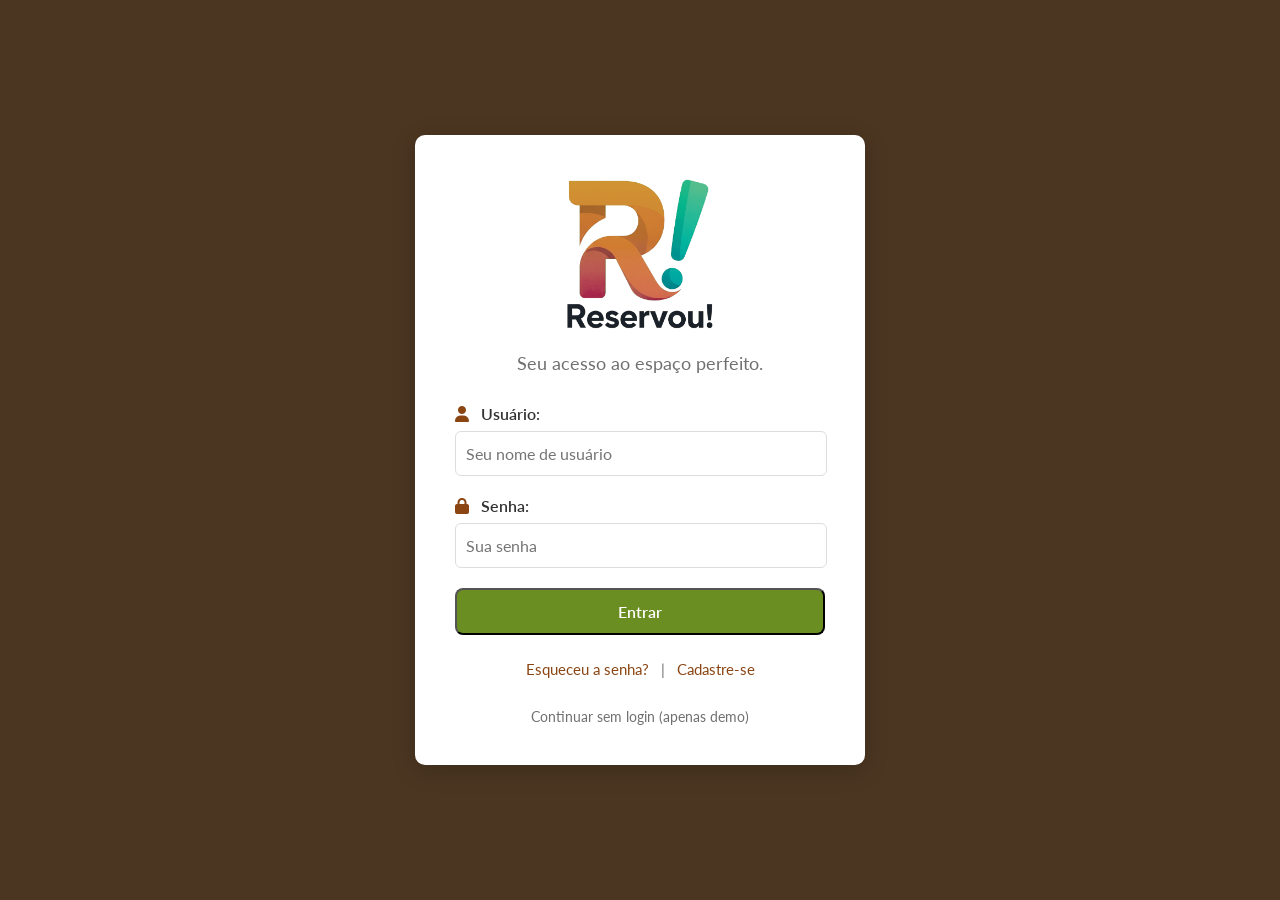
<file: FrontEnd/index.html>
<!DOCTYPE html>
<html lang="pt-BR">
<head>
    <meta charset="UTF-8">
    <meta name="viewport" content="width=device-width, initial-scale=1.0">
    <title>Reservou! - Login</title>
    <link rel="stylesheet" href="Assets/CSS/login.css">
    <link rel="stylesheet" href="Assets/CSS/styles.css">
    <link href="https://fonts.googleapis.com/css2?family=Lato:wght@400;600&family=Montserrat:wght@600;700&display=swap" rel="stylesheet">
    <link rel="stylesheet" href="https://cdnjs.cloudflare.com/ajax/libs/font-awesome/6.5.2/css/all.min.css" integrity="sha512-SnH5WK+bZxgPHs44uWIX+LLJAJ9/2PkPKZ5QiAj6Ta86w+fsb2TkcmfRyVX3pBnMFcV7oQPJkl9QevSCWr3W6A==" crossorigin="anonymous" referrerpolicy="no-referrer" />
</head>
<body class="login-body">
    <div class="login-container">
        <div class="login-card">
            <img class="login-logo" src="Assets/Imagens/Default/reservou-logo.png">
            <p class="login-slogan">Seu acesso ao espaço perfeito.</p>

            <form id="login-form" class="login-form">
                <div class="form-group">
                    <label for="username"><i class="fas fa-user"></i> Usuário:</label>
                    <input type="text" id="username" name="username" placeholder="Seu nome de usuário" required>
                </div>
                <div class="form-group">
                    <label for="password"><i class="fas fa-lock"></i> Senha:</label>
                    <input type="password" id="password" name="password" placeholder="Sua senha" required>
                </div>
                <div id="error-message" class="error-message" style="display: none;"></div>
                <button type="submit" id="login" class="btn-primary login-btn">Entrar</button>
            </form>

            <div class="login-links">
                <a href="#">Esqueceu a senha?</a>
                <span>|</span>
                <a href="cadastro.html">Cadastre-se</a>
            </div>

            <a href="" class="skip-login-btn">Continuar sem login (apenas demo)</a>
        </div>
    </div>

    <script src="Assets/JavaScript/login.js" type="module"></script>
    <script src="Assets/JavaScript/utils.js" type="module"></script>
</body>
</html>
</file>
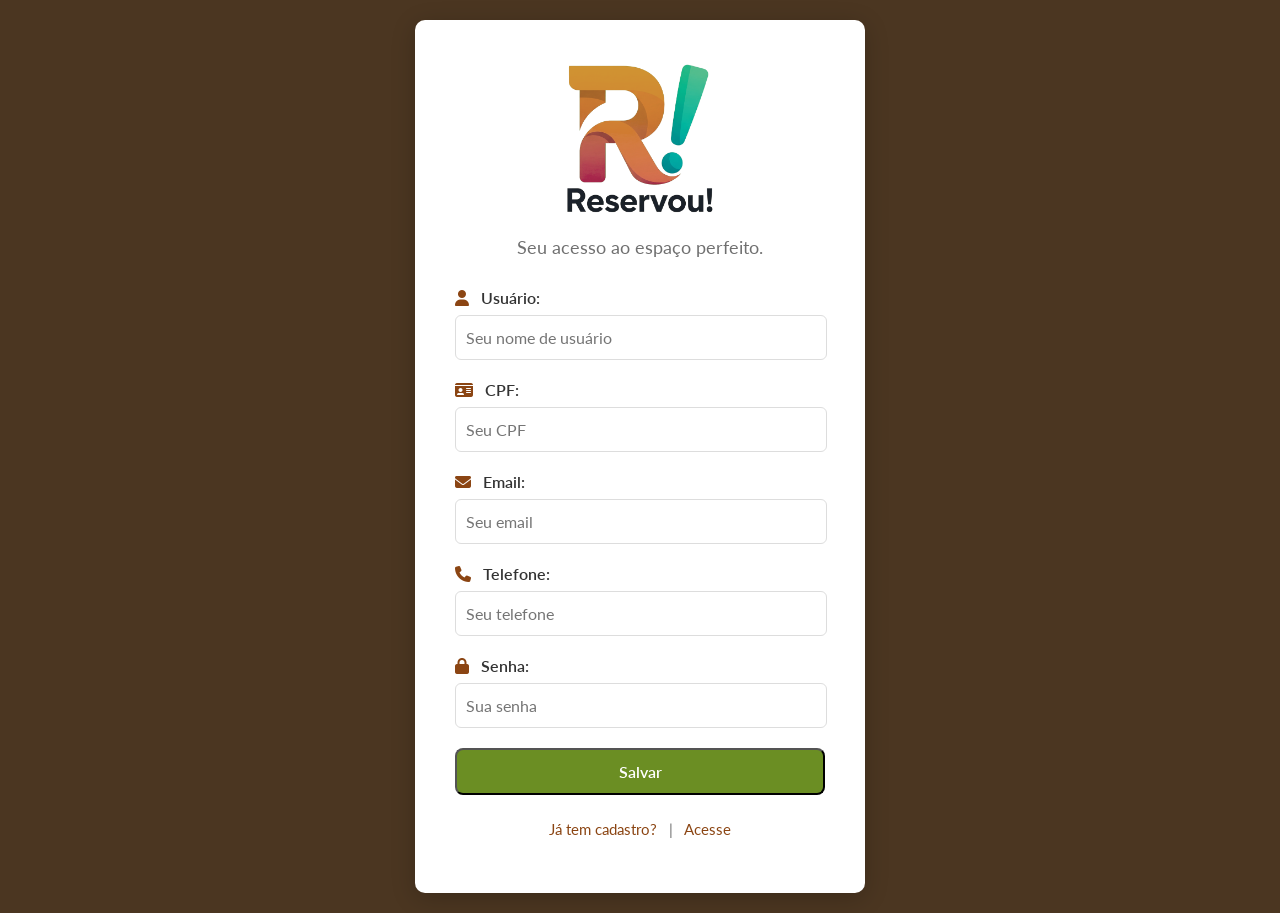
<file: FrontEnd/cadastro.html>
<!DOCTYPE html>
<html lang="pt-BR">
    <head>
    <meta charset="UTF-8">
    <meta name="viewport" content="width=device-width, initial-scale=1.0">
    <title>Reservou! - Cadastro</title>
    <link rel="stylesheet" href="Assets/CSS/cadastro.css">
    <link rel="stylesheet" href="Assets/CSS/styles.css">
    <link href="https://fonts.googleapis.com/css2?family=Lato:wght@400;600&family=Montserrat:wght@600;700&display=swap" rel="stylesheet">
    <link rel="stylesheet" href="https://cdnjs.cloudflare.com/ajax/libs/font-awesome/6.5.2/css/all.min.css" integrity="sha512-SnH5WK+bZxgPHs44uWIX+LLJAJ9/2PkPKZ5QiAj6Ta86w+fsb2TkcmfRyVX3pBnMFcV7oQPJkl9QevSCWr3W6A==" crossorigin="anonymous" referrerpolicy="no-referrer" />
</head>
<body class="cadastro-body">
    <div class="cadastro-container">
        <div class="cadastro-card">
            <img class="img-logo" src="Assets/Imagens/Default/reservou-logo.png">
            <p class="slogan">Seu acesso ao espaço perfeito.</p>

            <form id="cadastro-form" class="cadastro-form">
                <div class="form-group">
                    <label for="username"><i class="fas fa-user"></i> Usuário:</label>
                    <input type="text" id="username" name="username" placeholder="Seu nome de usuário" required>
                </div>
                <div class="form-group">
                    <label for="cpf"><i class="fas fa-id-card"></i> CPF:</label>
                    <input type="text" id="cpf" name="cpf" placeholder="Seu CPF" required>
                </div>
                <div class="form-group">
                    <label for="email"><i class="fas fa-envelope"></i> Email:</label>
                    <input type="text" id="email" name="email" placeholder="Seu email" required>
                </div>
                <div class="form-group">
                    <label for="phone"><i class="fas fa-phone"></i> Telefone:</label>
                    <input type="text" id="phone" name="phone" placeholder="Seu telefone" required>
                </div>
                <div class="form-group">
                    <label for="password"><i class="fas fa-lock"></i> Senha:</label>
                    <input type="password" id="password" name="password" placeholder="Sua senha" required>
                </div>
                <div id="error-message" class="error-message" style="display: none;"></div>
                <div id="success-message" class="success-message" style="display: none;"></div>
                <button type="submit" id="cadastro" class="btn-primary cadastro-btn">Salvar</button>
            </form>

            <div class="cadastro-links">
                <p class="text-style">Já tem cadastro? 
                    <span>|</span>
                    <a href="login.html">Acesse</a>
                </p>
            </div>

        </div>
    </div>
    <script src="Assets/JavaScript/cadastro.js" type="module" ></script>
    <script src="Assets/JavaScript/utils.js" type="module" ></script>
</body>
</html>
</file>
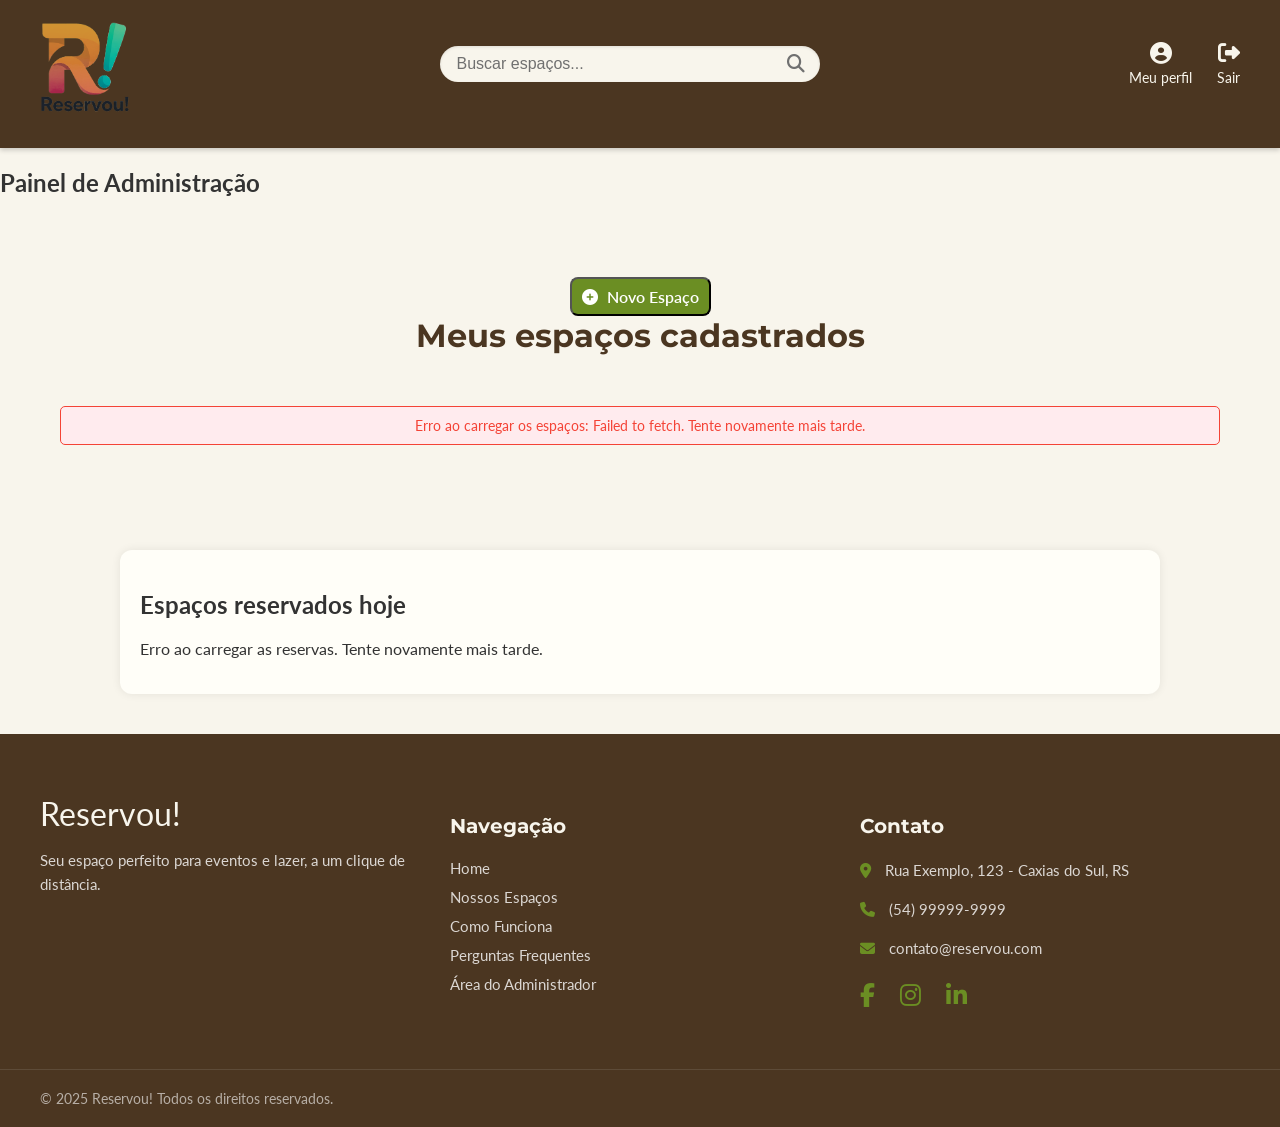
<file: FrontEnd/dashboard.html>
<!DOCTYPE html>
<html lang="pt-BR">

<head>
    <meta charset="UTF-8">
    <meta name="viewport" content="width=device-width, initial-scale=1.0">
    <title>Reservou! - Painel de Administração</title>
    <link rel="stylesheet" href="Assets/CSS/styles.css">
    <link rel="stylesheet" href="Assets/CSS/dashboard.css">
    <link href="https://fonts.googleapis.com/css2?family=Lato:wght@400;600&family=Montserrat:wght@600;700&display=swap"
        rel="stylesheet">
    <link rel="stylesheet" href="https://cdnjs.cloudflare.com/ajax/libs/font-awesome/6.5.2/css/all.min.css"
        integrity="sha512-SnH5WK+bZxgPHs44uWIX+LLJAJ9/2PkPKZ5QiAj6Ta86w+fsb2TkcmfRyVX3pBnMFcV7oQPJkl9QevSCWr3W6A=="
        crossorigin="anonymous" referrerpolicy="no-referrer" />
</head>

<body>
    <div id="header-placeholder"></div>
    <h2>Painel de Administração</h2>
    <main>
        <section class="space-categories">
            <div class="dashboard-container">
                <div>
                    <button class="add-space-button">
                        <a class="dashboard-link" href="newSpace.html"><i class="fas fa-circle-plus"></i>
                            <span>Novo Espaço</span>
                        </a>
                    </button>
                    <h2>Meus espaços cadastrados</h2>
                    <p></p>
                </div>
                <div id="spaces-list-container" class="spaces-grid"></div>
            </div>
        </section>
        <section class="reserves-table-container">
            <h2>Espaços reservados hoje</h2>
            <div id="reserve-list-container" class="reserve-table"></div>
        </section>
    </main>
</body>

<div id="footer-placeholder"></div>
<script src="Assets/JavaScript/loadFooterAndHeader.js"> </script>
<script src="Assets/JavaScript/listSpaces.js"></script>
<script src="Assets/JavaScript/loadTodayReserve.js"></script>

</html>
</file>
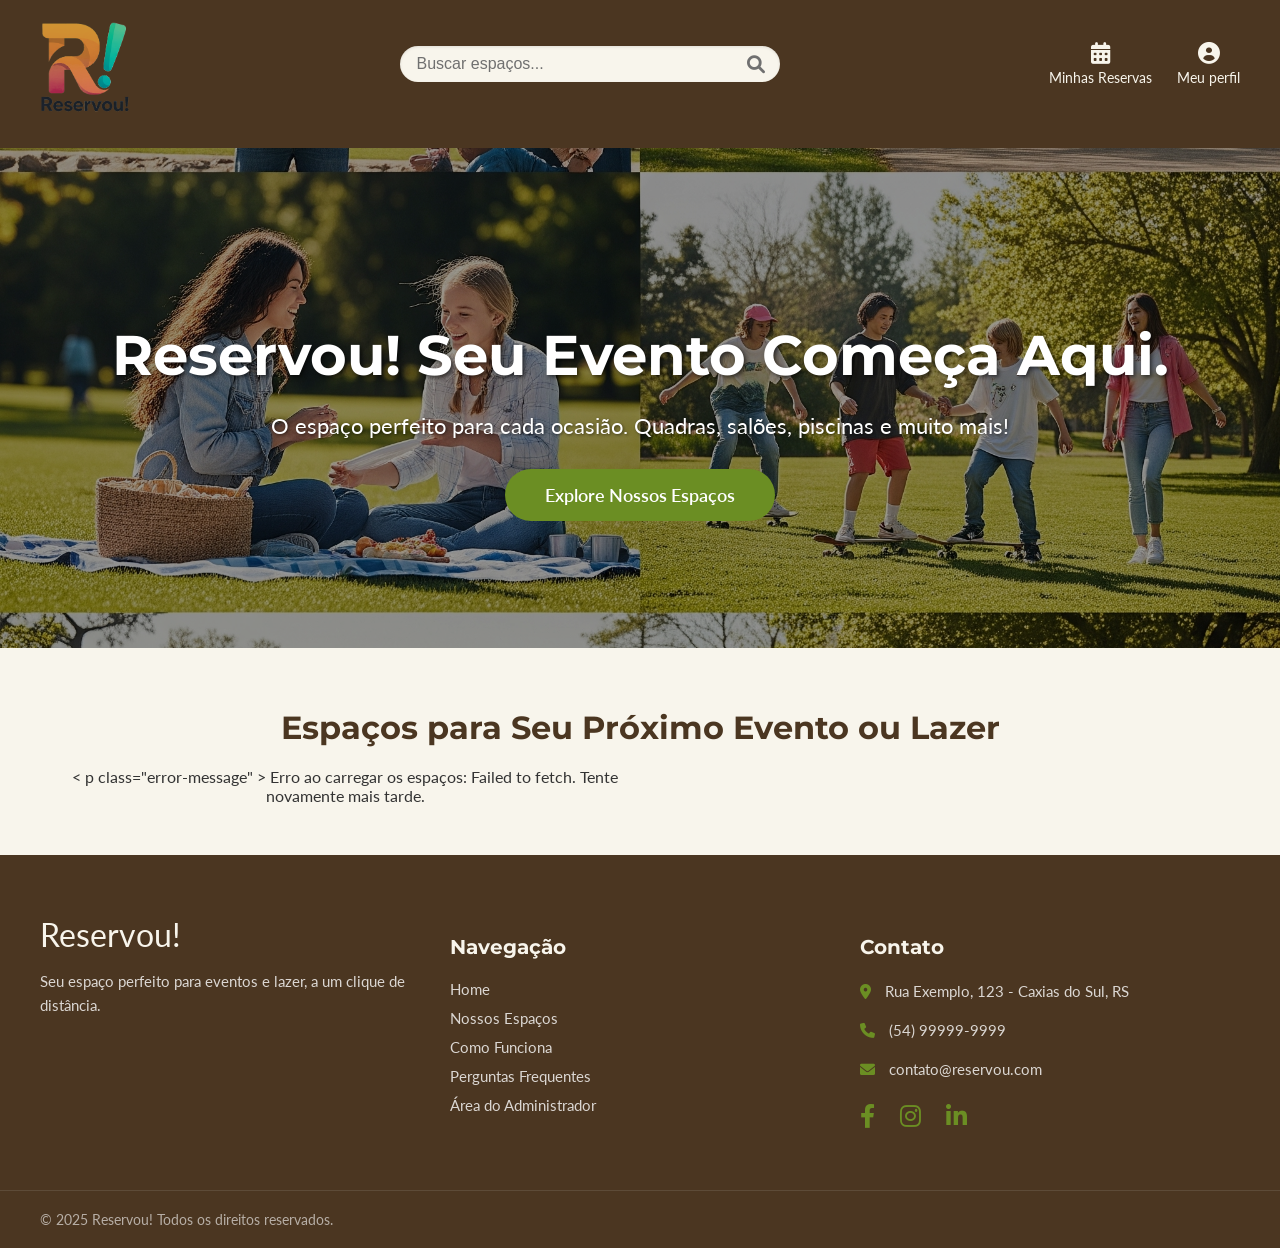
<file: FrontEnd/home.html>
<!DOCTYPE html>
<html lang="pt-BR">

<head>
    <meta charset="UTF-8">
    <meta name="viewport" content="width=device-width, initial-scale=1.0">
    <title>Reservou! - Seu Espaço para Eventos e Lazer</title>
    <link rel="stylesheet" href="Assets/CSS/styles.css">
    <link rel="stylesheet" href="Assets/CSS/dashboard.css">
    <link href="https://fonts.googleapis.com/css2?family=Lato:wght@400;600&family=Montserrat:wght@600;700&display=swap"
        rel="stylesheet">
    <link rel="stylesheet" href="https://cdnjs.cloudflare.com/ajax/libs/font-awesome/6.0.0-beta3/css/all.min.css">
</head>

<body>
    <header class="main-header">
        <div class="header-content container">
            <img class="logo" src="Assets/Imagens/Default/reservou-logo.png">
            <div class="search-bar">
                <input type="text" placeholder="Buscar espaços...">
                <i class="fas fa-search"></i>
            </div>

            <nav class="header-nav">
                <a href="mybookings.html" class="nav-icon"> <i class="fas fa-calendar-alt"></i>
                    <span>Minhas Reservas</span>
                </a>
                <a href="profile.html" class="nav-icon"> <i class="fas fa-user-circle"></i>
                    <span>Meu perfil</span>
                </a>
            </nav>
        </div>
    </header>
    <main>
        <section class="hero-banner"
            style="background-image: url('Assets/Imagens/Default/banner.png'); background-size: cover; background-position: center;">
            <div class="container">
                <h1>Reservou! Seu Evento Começa Aqui.</h1>
                <p>O espaço perfeito para cada ocasião. Quadras, salões, piscinas e muito mais!</p>
                <a href="#featured-spaces-section" class="btn-primary hero-btn">Explore Nossos Espaços</a>
            </div>
        </section>
        <!-- <section class="space-categories">
            <div class="container">
                <h2>Explore Nossos Espaços</h2>
                <div class="categories-grid">
                    <a href="#" class="category-card">
                        <i class="fas fa-basketball-ball"></i>
                        <h3>Quadras Esportivas</h3>
                    </a>
                    <a href="#" class="category-card">
                        <i class="fas fa-champagne-glasses"></i>
                        <h3>Salões de Festas</h3>
                    </a>
                    <a href="#" class="category-card">
                        <i class="fas fa-swimming-pool"></i>
                        <h3>Piscinas</h3>
                    </a>
                    <a href="#" class="category-card">
                        <i class="fas fa-microphone-alt"></i>
                        <h3>Auditórios</h3>
                    </a>
                    <a href="#" class="category-card">
                        <i class="fas fa-campground"></i>
                        <h3>Quiosques & Churrasqueiras</h3>
                    </a>
                    <a href="#" class="category-card">
                        <i class="fas fa-arrow-right"></i>
                        <h3>Ver mais ...</h3>
                    </a>
                </div>
            </div>
        </section> -->

    </main>
    <section class="space-categories">
        <div class="dashboard-container">
            <h2>Espaços para Seu Próximo Evento ou Lazer</h2>
            <div id="spaces-list-container" class="spaces-grid"></div>
        </div>
    </section>

</body>

<div id="footer-placeholder"></div>

<script src="Assets/JavaScript/loadFooterAndHeader.js"></script>
<script src="Assets/JavaScript/listSpacesForReserve.js"></script>

</html>
</file>
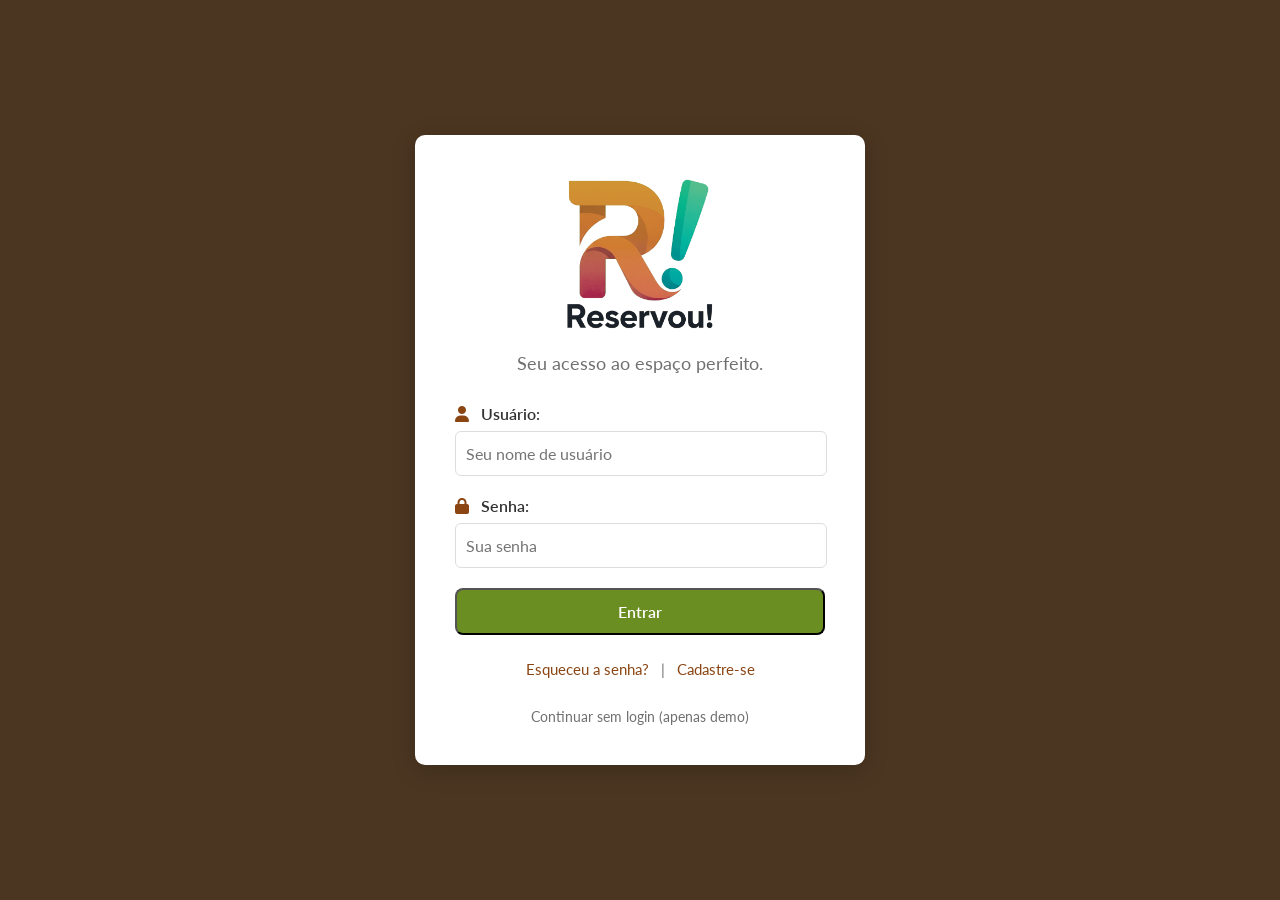
<file: FrontEnd/login.html>
<!DOCTYPE html>
<html lang="pt-BR">

<head>
    <meta charset="UTF-8">
    <meta name="viewport" content="width=device-width, initial-scale=1.0">
    <title>Reservou! - Login</title>
    <link rel="stylesheet" href="Assets/CSS/login.css">
    <link rel="stylesheet" href="Assets/CSS/styles.css">
    <link href="https://fonts.googleapis.com/css2?family=Lato:wght@400;600&family=Montserrat:wght@600;700&display=swap"
        rel="stylesheet">
    <link rel="stylesheet" href="https://cdnjs.cloudflare.com/ajax/libs/font-awesome/6.5.2/css/all.min.css"
        integrity="sha512-SnH5WK+bZxgPHs44uWIX+LLJAJ9/2PkPKZ5QiAj6Ta86w+fsb2TkcmfRyVX3pBnMFcV7oQPJkl9QevSCWr3W6A=="
        crossorigin="anonymous" referrerpolicy="no-referrer" />
</head>

<body class="login-body">
    <div class="login-container">
        <div class="login-card">
            <img class="login-logo" src="Assets/Imagens/Default/reservou-logo.png">
            <p class="login-slogan">Seu acesso ao espaço perfeito.</p>

            <form id="login-form" class="login-form">
                <div class="form-group">
                    <label for="username"><i class="fas fa-user"></i> Usuário:</label>
                    <input type="text" id="username" name="username" placeholder="Seu nome de usuário" required>
                </div>
                <div class="form-group">
                    <label for="password"><i class="fas fa-lock"></i> Senha:</label>
                    <input type="password" id="password" name="password" placeholder="Sua senha" required>
                </div>
                <div id="error-message" class="error-message" style="display: none;"></div>
                <div id="success-message" class="success-message" style="display: none;"></div>
                <button type="submit" id="login" class="btn-primary login-btn">Entrar</button>
            </form>

            <div class="login-links">
                <a href="#">Esqueceu a senha?</a>
                <span>|</span>
                <a href="cadastro.html">Cadastre-se</a>
            </div>

            <a href="home.html" class="skip-login-btn">Continuar sem login (apenas demo)</a>
        </div>
    </div>

</body>

<script src="Assets/JavaScript/login.js" type="module"></script>
<script src="Assets/JavaScript/utils.js" type="module"></script>

</html>
</file>
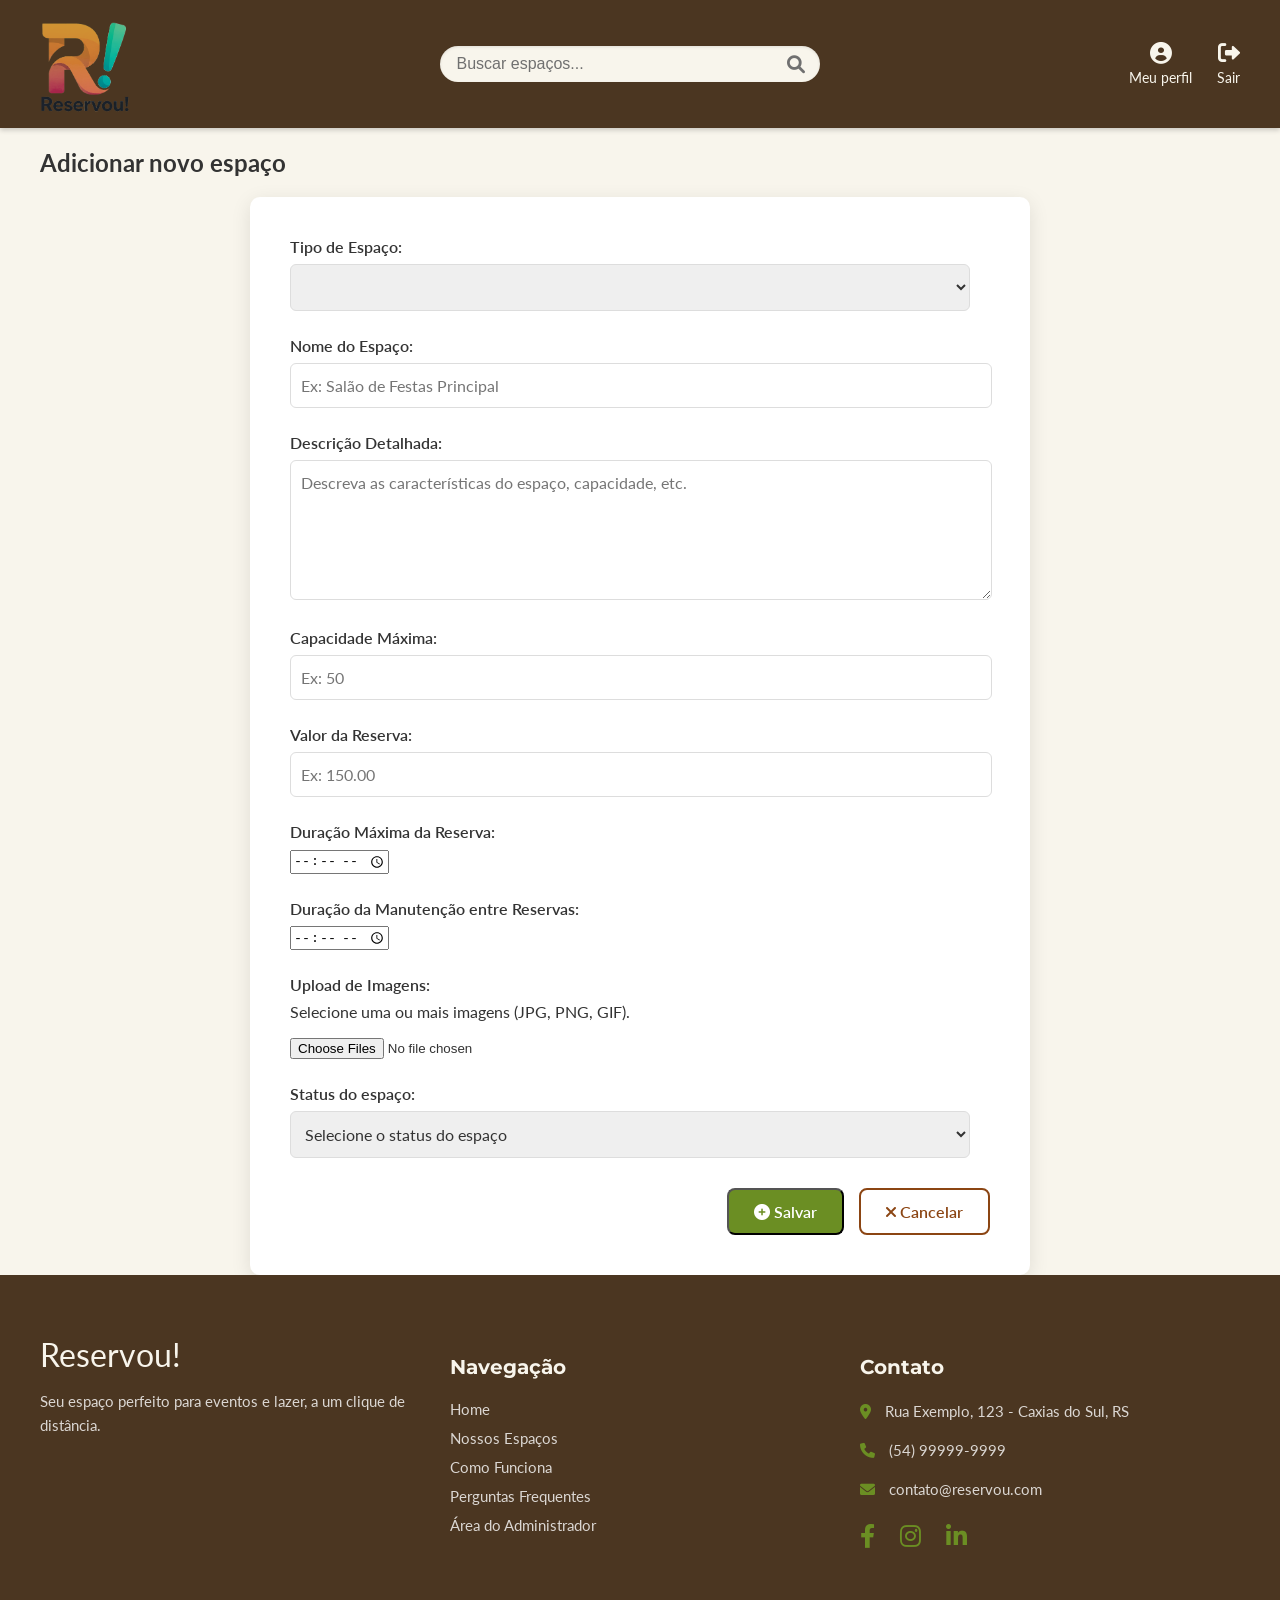
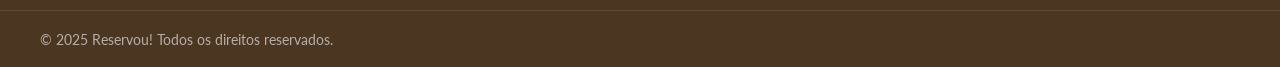
<file: FrontEnd/novoEspaco.html>
<!DOCTYPE html>
<html lang="pt-BR">

<head>
    <meta charset="UTF-8">
    <meta name="viewport" content="width=device-width, initial-scale=1.0">
    <title>Reservou! - Adicionar Novo Espaço (Admin)</title>
    <link rel="stylesheet" href="Assets/CSS/styles.css">
    <link href="https://fonts.googleapis.com/css2?family=Lato:wght@400;600&family=Montserrat:wght@600;700&display=swap"
        rel="stylesheet">
    <link rel="stylesheet" href="https://cdnjs.cloudflare.com/ajax/libs/font-awesome/6.0.0-beta3/css/all.min.css">
</head>

<body>

    <div id="header-placeholder"></div>

    <div class="container">
        <h2>Adicionar novo espaço</h2>
        <form id="add-space-form" class="add-space-form">

            <div class="form-group">
                <label for="space-type">Tipo de Espaço:</label>
                <select id="space-type" name="spaceType" required>
                </select>
            </div>

            <div class="form-group">
                <label for="space-name">Nome do Espaço:</label>
                <input type="text" id="space-name" name="spaceName" placeholder="Ex: Salão de Festas Principal"
                    required>
            </div>

            <div class="form-group">
                <label for="space-description">Descrição Detalhada:</label>
                <textarea id="space-description" name="spaceDescription" rows="6"
                    placeholder="Descreva as características do espaço, capacidade, etc." required></textarea>
            </div>

            <div class="form-group">
                <label for="space-capacity">Capacidade Máxima:</label>
                <input type="number" id="space-capacity" name="spaceCapacity" min="1" placeholder="Ex: 50" required>
            </div>

            <div class="form-group">
                <label for="space-price">Valor da Reserva:</label>
                <input type="text" id="space-price" name="spacePrice" placeholder="Ex: 150.00" required>
            </div>

            <div class="form-group">
                <label for="reserve-time">Duração Máxima da Reserva:</label>
                <input type="time" id="reserve-time" name="reserveTime" required>
            </div>

            <div class="form-group">
                <label for="maintenance-time">Duração da Manutenção entre Reservas:</label>
                <input type="time" id="maintenance-time" name="maintenanceTime" required>
            </div>

            <div class="form-group">
                <label for="space-image-url">Upload de Imagens:</label>
                <span>Selecione uma ou mais imagens (JPG, PNG, GIF).</span>
                <p></p>
                <input type="file" id="space-images" name="spaceImages" accept="image/*" multiple>
            </div>

            <div class="form-group">
                <label for="space-status">Status do espaço:</label>
                <select id="space-status" name="spaceStatus" required>
                    <option value="">Selecione o status do espaço</option>
                    <option value=true>Ativo</option>
                    <option value=false>Inativo</option>
                </select>
            </div>

            <div id="error-message" class="error-message" style="display: none;"></div>
            <div id="success-message" class="success-message" style="display: none;"></div>

            <div class="form-actions">
                <button type="submit" class="btn-primary">
                    <i class="fas fa-circle-plus"></i>
                    <span>Salvar</span>
                </button>
                <a class="btn-secondary" href="dashboard.html"><i class="fas fa-xmark"></i>
                    <span>Cancelar</span>
                </a>
            </div>
        </form>
    </div>

</body>

<div id="footer-placeholder"></div>

<script src="Assets/JavaScript/loadFooterAndHeader.js"></script>
<script src="Assets/JavaScript/loadSpaceTypes.js"></script>
<script src="Assets/JavaScript/AddNewSpace.js"></script>

</html>
</file>
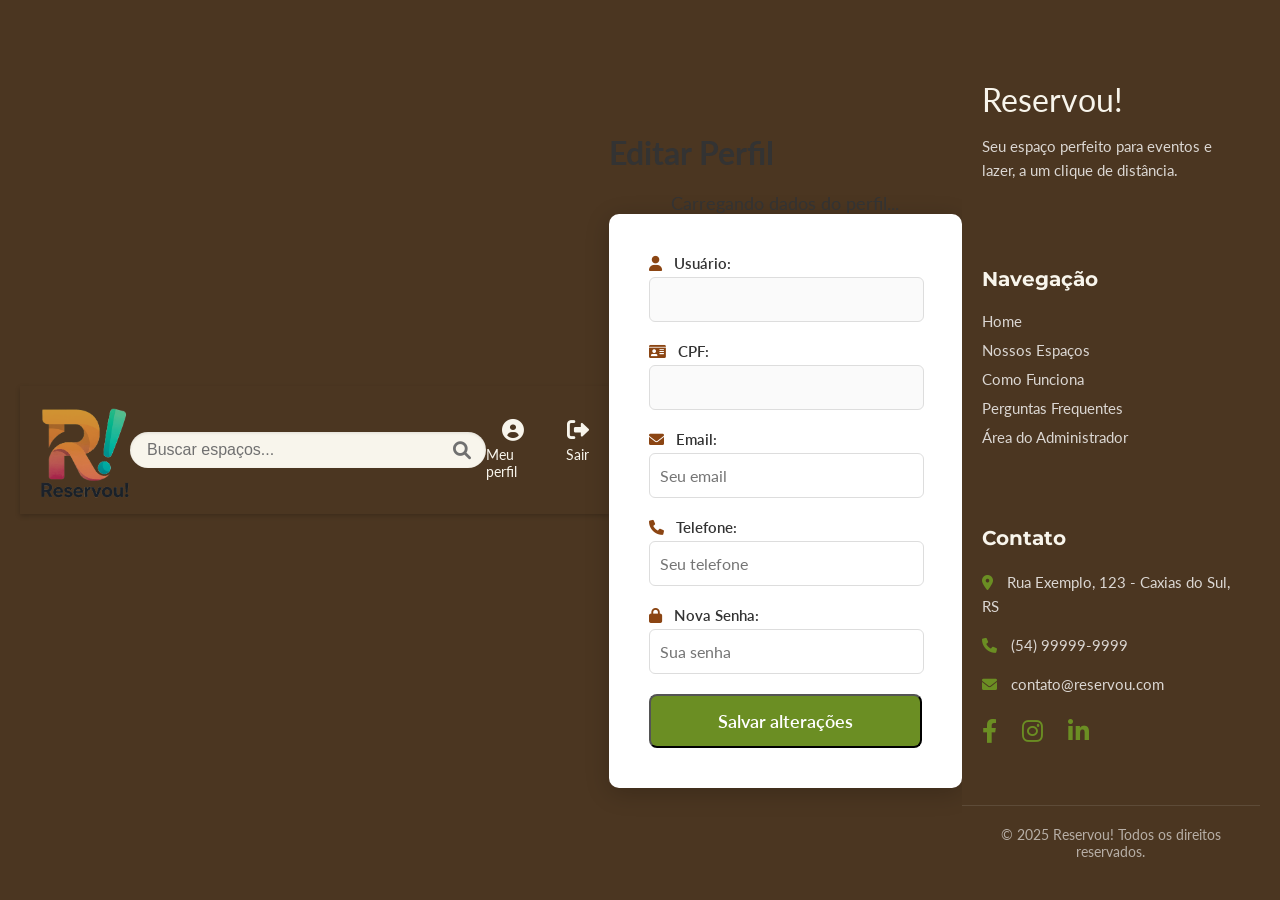
<file: FrontEnd/profile.html>
<!DOCTYPE html>
<html lang="pt-BR">

<head>
    <meta charset="UTF-8">
    <meta name="viewport" content="width=device-width, initial-scale=1.0">
    <title>Reservou! - Editar perfil</title>
    <link rel="stylesheet" href="Assets/CSS/styles.css">
    <link rel="stylesheet" href="Assets/CSS/cadastro.css">
    <link href="https://fonts.googleapis.com/css2?family=Lato:wght@400;600&family=Montserrat:wght@600;700&display=swap"
        rel="stylesheet">
    <link rel="stylesheet" href="https://cdnjs.cloudflare.com/ajax/libs/font-awesome/6.0.0-beta3/css/all.min.css">
</head>

<body class="cadastro-body">
    <div id="header-placeholder"></div>

    <div class="cadastro-container">
        <h1>Editar Perfil</h1>

        <div id="loadingMessage" style="text-align: center; font-size: 1.1em;">Carregando dados do perfil...</div>
        <div id="errorMessage" class="error" style="display: none;"></div>

        <div class="cadastro-card">
            <form id="cadastro-form" class="cadastro-form">
                <div class="form-group">
                    <label for="username"><i class="fas fa-user"></i> Usuário:</label>
                    <input type="text" id="username" name="username" disabled>
                </div>
                <div class="form-group">
                    <label for="cpf"><i class="fas fa-id-card"></i> CPF:</label>
                    <input type="text" id="cpf" name="cpf" disabled>
                </div>
                <div class="form-group">
                    <label for="email"><i class="fas fa-envelope"></i> Email:</label>
                    <input type="text" id="email" name="email" placeholder="Seu email" required>
                </div>
                <div class="form-group">
                    <label for="phone"><i class="fas fa-phone"></i> Telefone:</label>
                    <input type="text" id="phone" name="phone" placeholder="Seu telefone" required>
                </div>
                <div class="form-group">
                    <label for="password"><i class="fas fa-lock"></i> Nova Senha:</label>
                    <input type="password" id="password" name="password" placeholder="Sua senha" required>
                </div>
                <div id="error-message" class="error-message" style="display: none;"></div>
                <div id="success-message" class="success-message" style="display: none;"></div>
                <button type="submit" id="cadastro" class="btn-primary cadastro-btn">Salvar alterações</button>
            </form>
        </div>
    </div>
</body>

<div id="footer-placeholder"></div>

<script src="Assets/JavaScript/cadastro.js" type="module"></script>
<script src="Assets/JavaScript/utils.js" type="module"></script>
<script src="Assets/JavaScript/loadFooterAndHeader.js"></script>

</html>
</file>
<file: FrontEnd/Assets/CSS/login.css>
:root {
    --primaria-amadeirado-escuro: #4B3621;
    --secundaria-amadeirado-medio: #8B4513;
    --cta-verde: #6B8E23;
    --fundo-leve: #F8F5EC;
    --texto-principal: #333333;
    --texto-secundario: #707070;
}

/* --- Estilos para a Tela de Login --- */
.login-body {
    background-color: var(--primaria-amadeirado-escuro); /* Fundo escuro como no cabeçalho */
    display: flex;
    justify-content: center;
    align-items: center;
    min-height: 100vh; /* Ocupa a altura total da viewport */
    margin: 0;
    padding: 20px; /* Espaçamento em telas pequenas */
    box-sizing: border-box; /* Inclui padding na altura/largura */
}

.login-container {
    width: 100%;
    max-width: 450px; /* Largura máxima do container de login */
}

.login-card {
    background-color: #FFFFFF;
    border-radius: 10px;
    box-shadow: 0 5px 25px rgba(0, 0, 0, 0.2);
    padding: 40px;
    text-align: center;
}

.login-logo  {
    width: 150px;
    height: auto;
    color: var(--fundo-leve);
    text-decoration: none; /* Remove sublinhado do link */
    transition: color 0.3s ease; /* Transição suave ao passar o mouse */
}

.login-slogan {
    font-family: 'Lato', sans-serif;
    font-size: 18px;
    color: var(--texto-secundario);
    margin-bottom: 30px;
}

.login-form {
    text-align: left; /* Alinha labels e inputs à esquerda dentro do formulário */
}

.login-form .form-group {
    margin-bottom: 20px;
}

.login-form label {
    font-family: 'Lato', sans-serif;
    font-weight: 600;
    font-size: 15px;
    color: var(--texto-principal);
    margin-bottom: 5px;
    display: block; /* Garante que a label fique em sua própria linha */
}

.login-form label .fas {
    margin-right: 8px;
    color: var(--secundaria-amadeirado-medio);
}

.login-form input[type="text"],
.login-form input[type="password"] {
    width: calc(100% - 20px); /* 100% menos o padding */
    padding: 12px 10px;
    border: 1px solid #ddd;
    border-radius: 6px;
    font-size: 16px;
    color: var(--texto-principal);
    font-family: 'Lato', sans-serif;
    transition: border-color 0.3s ease;
}

.login-form input:focus {
    border-color: var(--secundaria-amadeirado-medio);
    outline: none;
}

.login-btn {
    width: 100%; /* Botão ocupa a largura total do card */
    padding: 14px;
    font-size: 18px;
    margin-top: 10px;
}

.login-links {
    margin-top: 25px;
    font-size: 15px;
}

.login-links a {
    color: var(--secundaria-amadeirado-medio);
    text-decoration: none;
    transition: color 0.3s ease;
}

.login-links a:hover {
    color: var(--cta-verde);
}

.login-links span {
    color: var(--texto-secundario);
    margin: 0 8px;
}

.skip-login-btn {
    display: block; /* Ocupa a largura total */
    margin-top: 30px;
    font-size: 14px;
    color: var(--texto-secundario);
    text-decoration: none;
    transition: color 0.3s ease;
}

.skip-login-btn:hover {
    color: var(--primaria-amadeirado-escuro);
}

/* Ajustes de responsividade para o Login */
@media (max-width: 480px) {
    .login-card {
        padding: 30px 20px;
    }
    .login-slogan {
        font-size: 16px;
    }
    .login-form input {
        font-size: 15px;
    }
    .login-btn {
        font-size: 16px;
        padding: 12px;
    }
}
</file>
<file: FrontEnd/Assets/CSS/styles.css>
/* Variáveis CSS para as cores amadeiradas */
:root {
    --primaria-amadeirado-escuro: #4B3621;
    --secundaria-amadeirado-medio: #8B4513;
    --cta-verde: #6B8E23;
    --fundo-leve: #F8F5EC;
    --texto-principal: #333333;
    --texto-secundario: #707070;
}

/* Reset básico e fontes */
body {
    margin: 0;
    font-family: 'Lato', sans-serif;
    background-color: var(--fundo-leve);
    color: var(--texto-principal);
}

.container {
    max-width: 1200px;
    /* Largura máxima do conteúdo */
    margin: 0 auto;
    /* Centraliza o conteúdo */
    padding: 0 20px;
    /* Espaçamento lateral interno */
}

/* Estilo do Cabeçalho Principal */
.main-header {
    background-color: var(--primaria-amadeirado-escuro);
    color: var(--fundo-leve);
    padding: 15px 0;
    box-shadow: 0 2px 5px rgba(0, 0, 0, 0.2);
    /* Sombra suave */
}

.header-content {
    display: flex;
    /* Para alinhar logo, busca e navegação lado a lado */
    justify-content: space-between;
    /* Espaço entre os itens */
    align-items: center;
    /* Alinha verticalmente no centro */
}

.error-message {
    color: #f44336;
    /* Cor vermelha para erros */
    background-color: #ffebee;
    /* Fundo mais claro para destaque */
    border: 1px solid #f44336;
    padding: 10px;
    margin-top: 15px;
    margin-bottom: 15px;
    border-radius: 5px;
    text-align: center;
    font-size: 0.9em;
}

.success-message {
    color: #04f761;
    /* Cor verde para sucesso */
    background-color: #edffeb;
    /* Fundo mais claro para destaque */
    border: 1px solid #3cf436;
    padding: 10px;
    margin-top: 15px;
    margin-bottom: 15px;
    border-radius: 5px;
    text-align: center;
    font-size: 0.9em;
}

.logo {
    margin-top: 5px;
    width: 90px;
    height: auto;
    color: var(--fundo-leve);
    text-decoration: none;
    /* Remove sublinhado do link */
    transition: color 0.3s ease;
    /* Transição suave ao passar o mouse */
}

.logo:hover {
    color: #F8F5EC;
    /* Um leve destaque no hover */
}

/* Barra de Busca */
.search-bar {
    display: flex;
    /* Alinha input e ícone lado a lado */
    align-items: center;
    background-color: var(--fundo-leve);
    border-radius: 25px;
    /* Cantos arredondados */
    padding: 8px 15px;
    width: 350px;
    /* Largura da barra de busca */
    box-shadow: inset 0 1px 3px rgba(0, 0, 0, 0.1);
    /* Sombra interna suave */
}

.search-bar input {
    border: none;
    /* Remove a borda padrão do input */
    background: transparent;
    outline: none;
    /* Remove o contorno ao focar */
    flex-grow: 1;
    /* Faz o input ocupar o máximo de espaço */
    padding-right: 10px;
    font-size: 16px;
    color: var(--texto-principal);
}

.search-bar input::placeholder {
    color: var(--texto-secundario);
}

.search-bar .fas {
    /* Estilo do ícone de lupa */
    color: var(--texto-secundario);
    font-size: 18px;
}

/* Navegação e Ícones */
.header-nav {
    display: flex;
    /* Alinha os ícones de navegação lado a lado */
    gap: 25px;
    /* Espaço entre os ícones */
}

.nav-icon {
    display: flex;
    flex-direction: column;
    /* Ícone em cima do texto */
    align-items: center;
    color: var(--fundo-leve);
    text-decoration: none;
    font-size: 14px;
    transition: color 0.3s ease;
}

.nav-icon .fas {
    font-size: 22px;
    /* Tamanho dos ícones */
    margin-bottom: 5px;
    /* Espaço entre ícone e texto */
}

.nav-icon:hover {
    color: #F8F5EC;
    /* Leve destaque no hover */
}

/* Media Queries para responsividade (ajuste para telas menores) */
@media (max-width: 768px) {
    .header-content {
        flex-direction: column;
        /* Empilha os itens verticalmente */
        gap: 15px;
    }

    .logo {
        font-size: 24px;
    }

    .search-bar {
        width: 90%;
        /* Ocupa mais largura em telas menores */
    }

    .header-nav {
        gap: 15px;
        width: 100%;
        /* Ocupa a largura total */
        justify-content: center;
        /* Centraliza os ícones */
    }

    .nav-icon {
        flex-direction: row;
        /* Ícone ao lado do texto em mobile */
        gap: 5px;
    }

    .nav-icon .fas {
        font-size: 18px;
        margin-bottom: 0;
    }
}

@media (max-width: 480px) {
    .search-bar {
        width: 100%;
    }
}

/* Estilo para a Seção de Categorias */
.space-categories {
    padding: 60px 0 30px;
    /* Espaçamento superior e inferior */
    text-align: center;
    /* Centraliza o título */
    background-color: var(--fundo-leve);
    /* Fundo leve */
}

.space-categories h2 {
    font-family: 'Montserrat', sans-serif;
    font-size: 32px;
    color: var(--primaria-amadeirado-escuro);
    margin-bottom: 40px;
}

.categories-grid {
    display: grid;
    grid-template-columns: repeat(auto-fit, minmax(180px, 1fr));
    /* Colunas responsivas */
    gap: 30px;
    /* Espaço entre os cards */
    justify-content: center;
    /* Centraliza os cards */
}

.category-card {
    background-color: #FFFFFF;
    /* Fundo branco para os cards */
    border-radius: 10px;
    padding: 25px;
    display: flex;
    flex-direction: column;
    align-items: center;
    text-decoration: none;
    /* Remove sublinhado */
    color: var(--texto-principal);
    box-shadow: 0 4px 10px rgba(0, 0, 0, 0.08);
    /* Sombra suave */
    transition: transform 0.3s ease, box-shadow 0.3s ease;
}

.category-card:hover {
    transform: translateY(-5px);
    /* Efeito de elevação no hover */
    box-shadow: 0 6px 15px rgba(0, 0, 0, 0.12);
}

.category-card .fas {
    /* Ícones das categorias */
    font-size: 50px;
    color: var(--secundaria-amadeirado-medio);
    /* Cor dos ícones */
    margin-bottom: 15px;
}

.category-card h3 {
    font-family: 'Montserrat', sans-serif;
    font-size: 18px;
    margin: 0;
    color: var(--primaria-amadeirado-escuro);
}

/* Ajustes de responsividade para categorias */
@media (max-width: 768px) {
    .space-categories h2 {
        font-size: 28px;
    }

    .category-card {
        padding: 20px;
    }

    .category-card .fas {
        font-size: 45px;
    }

    .category-card h3 {
        font-size: 16px;
    }
}

@media (max-width: 480px) {
    .space-categories {
        padding: 40px 0 20px;
    }

    .space-categories h2 {
        font-size: 24px;
        margin-bottom: 30px;
    }

    .categories-grid {
        grid-template-columns: 1fr;
        /* Uma coluna em telas muito pequenas */
    }
}

/* Estilo para a Seção de Espaços em Destaque */
.featured-spaces {
    padding: 60px 0;
    text-align: center;
    background-color: var(--fundo-leve);
    /* Fundo leve */
}

.featured-spaces h2 {
    font-family: 'Montserrat', sans-serif;
    font-size: 32px;
    color: var(--primaria-amadeirado-escuro);
    margin-bottom: 40px;
}

.space-grid {
    display: grid;
    grid-template-columns: repeat(auto-fit, minmax(300px, 1fr));
    /* Colunas responsivas para cards maiores */
    gap: 30px;
    justify-content: center;
}

.space-card {
    background-color: #FFFFFF;
    border-radius: 10px;
    overflow: hidden;
    /* Garante que a imagem não vaze */
    box-shadow: 0 4px 15px rgba(0, 0, 0, 0.1);
    /* Sombra mais pronunciada */
    transition: transform 0.3s ease, box-shadow 0.3s ease;
    display: flex;
    flex-direction: column;
}

.space-card:hover {
    transform: translateY(-8px);
    /* Efeito de elevação mais notável */
    box-shadow: 0 8px 20px rgba(0, 0, 0, 0.15);
}

.space-card img {
    width: 100%;
    height: 200px;
    /* Altura fixa para as imagens dos cards */
    object-fit: cover;
    /* Garante que a imagem cubra o espaço sem distorcer */
}

.space-card .card-info {
    padding: 20px;
    text-align: left;
    flex-grow: 1;
    /* Faz o conteúdo ocupar o espaço restante */
    display: flex;
    flex-direction: column;
}

.space-card h3 {
    font-family: 'Montserrat', sans-serif;
    font-size: 22px;
    color: var(--primaria-amadeirado-escuro);
    margin-top: 0;
    margin-bottom: 10px;
}

.space-card .description {
    font-size: 15px;
    color: var(--texto-secundario);
    line-height: 1.5;
    margin-bottom: 15px;
    flex-grow: 1;
    /* Empurra o preço e botão para baixo */
}

.space-card .price {
    font-family: 'Montserrat', sans-serif;
    font-size: 20px;
    font-weight: 600;
    color: var(--secundaria-amadeirado-medio);
    margin-bottom: 20px;
}

/* Estilo do Botão (Reutilizável) */
.btn-primary {
    display: block;
    /* Ocupa a largura total do pai */
    background-color: var(--cta-verde);
    color: #FFFFFF;
    text-decoration: none;
    padding: 12px 25px;
    border-radius: 8px;
    /* Cantos arredondados */
    font-family: 'Lato', sans-serif;
    font-weight: 600;
    font-size: 16px;
    text-align: center;
    transition: background-color 0.3s ease, transform 0.1s ease;
}

.btn-primary:hover {
    background-color: #5a7a1c;
    /* Tom mais escuro no hover */
    transform: translateY(-2px);
}

/* Ajustes de responsividade para espaços */
@media (max-width: 768px) {
    .featured-spaces h2 {
        font-size: 28px;
    }

    .space-grid {
        grid-template-columns: repeat(auto-fit, minmax(280px, 1fr));
    }

    .space-card h3 {
        font-size: 20px;
    }

    .space-card .price {
        font-size: 18px;
    }
}

@media (max-width: 480px) {
    .featured-spaces {
        padding: 40px 0;
    }

    .featured-spaces h2 {
        font-size: 24px;
        margin-bottom: 30px;
    }

    .space-grid {
        grid-template-columns: 1fr;
        /* Uma coluna em telas muito pequenas */
    }

    .space-card img {
        height: 180px;
    }

    .space-card .card-info {
        padding: 15px;
    }
}

/* Estilo para a Seção do Banner Principal (Hero) */
.hero-banner {
    background-image: url('https://via.placeholder.com/1920x600/4B3621/FFFFFF?text=Espaco+Moderno+-+Reservou!');
    background-size: cover;
    /* Garante que a imagem cubra toda a área */
    background-position: center;
    /* Centraliza a imagem */
    height: 500px;
    /* Altura fixa do banner */
    display: flex;
    /* Para centralizar o conteúdo verticalmente */
    align-items: center;
    /* Alinha verticalmente */
    text-align: center;
    /* Centraliza o texto */
    color: #FFFFFF;
    /* Cor do texto no banner */
    position: relative;
    /* Para o overlay */
}

/* Overlay sutil para melhorar contraste do texto */
.hero-banner::before {
    content: '';
    position: absolute;
    top: 0;
    left: 0;
    width: 100%;
    height: 100%;
    background-color: rgba(0, 0, 0, 0.4);
    /* Escurece a imagem para o texto se destacar */
    z-index: 1;
    /* Garante que o overlay fique abaixo do texto */
}

.hero-banner .container {
    position: relative;
    /* Traz o container para frente do overlay */
    z-index: 2;
}

.hero-banner h1 {
    font-family: 'Montserrat', sans-serif;
    font-size: 56px;
    margin-bottom: 15px;
    line-height: 1.2;
    text-shadow: 2px 2px 4px rgba(0, 0, 0, 0.6);
    /* Sombra para o texto */
}

.hero-banner p {
    font-family: 'Lato', sans-serif;
    font-size: 22px;
    margin-bottom: 30px;
    text-shadow: 1px 1px 3px rgba(0, 0, 0, 0.5);
}

.hero-banner .hero-btn {
    display: inline-block;
    /* Para o botão não ocupar a largura total */
    padding: 15px 40px;
    /* Ajusta o padding do botão */
    font-size: 18px;
    background-color: var(--cta-verde);
    /* Cor de ação */
    border-radius: 50px;
    /* Botão mais arredondado */
}

/* Ajustes de responsividade para o Banner */
@media (max-width: 992px) {
    .hero-banner {
        height: 400px;
    }

    .hero-banner h1 {
        font-size: 44px;
    }

    .hero-banner p {
        font-size: 18px;
    }

    .hero-banner .hero-btn {
        padding: 12px 30px;
        font-size: 16px;
    }
}

@media (max-width: 768px) {
    .hero-banner {
        height: 350px;
    }

    .hero-banner h1 {
        font-size: 36px;
    }

    .hero-banner p {
        font-size: 16px;
    }
}

@media (max-width: 480px) {
    .hero-banner {
        height: 300px;
    }

    .hero-banner h1 {
        font-size: 28px;
    }

    .hero-banner p {
        font-size: 14px;
        padding: 0 10px;
        /* Reduz padding em telas muito pequenas */
    }

    .hero-banner .hero-btn {
        padding: 10px 20px;
        font-size: 14px;
    }
}

/* Estilo para o Rodapé */
.main-footer {
    background-color: var(--primaria-amadeirado-escuro);
    color: var(--fundo-leve);
    padding: 60px 0 20px;
    /* Espaçamento superior e inferior */
    font-family: 'Lato', sans-serif;
}

.main-footer .container {
    display: flex;
    /* Alinha as colunas do rodapé lado a lado */
    justify-content: space-between;
    flex-wrap: wrap;
    /* Permite que as colunas quebrem em telas menores */
    gap: 30px;
    /* Espaço entre as colunas */
}

.footer-col {
    flex: 1;
    /* Distribui o espaço igualmente */
    min-width: 250px;
    /* Largura mínima para cada coluna */
    margin-bottom: 20px;
    /* Espaçamento inferior para mobile */
}

.footer-col.logo-col .logo {
    font-size: 32px;
    margin-bottom: 10px;
}

.footer-col p {
    font-size: 15px;
    line-height: 1.6;
    color: rgba(255, 255, 255, 0.8);
    /* Texto levemente mais claro */
}

.footer-col h3 {
    font-family: 'Montserrat', sans-serif;
    font-size: 20px;
    color: var(--fundo-leve);
    margin-bottom: 20px;
}

.footer-col ul {
    list-style: none;
    /* Remove marcadores de lista */
    padding: 0;
    margin: 0;
}

.footer-col ul li {
    margin-bottom: 10px;
}

.footer-col ul li a {
    color: rgba(255, 255, 255, 0.8);
    text-decoration: none;
    font-size: 15px;
    transition: color 0.3s ease;
}

.footer-col ul li a:hover {
    color: var(--cta-verde);
    /* Destaca no hover */
}

.footer-col .fas,
.footer-col .fab {
    /* Ícones de contato e social */
    margin-right: 10px;
    color: var(--cta-verde);
}

.social-icons {
    margin-top: 20px;
    display: flex;
    gap: 15px;
}

.social-icons a {
    color: var(--fundo-leve);
    font-size: 24px;
    transition: color 0.3s ease;
}

.social-icons a:hover {
    color: var(--cta-verde);
}

.footer-bottom {
    border-top: 1px solid rgba(255, 255, 255, 0.1);
    /* Linha divisória */
    padding-top: 20px;
    margin-top: 40px;
    text-align: center;
}

.footer-bottom p {
    font-size: 14px;
    color: rgba(255, 255, 255, 0.6);
    margin: 0;
}

/* Ajustes de responsividade para o Rodapé */
@media (max-width: 768px) {
    .main-footer .container {
        flex-direction: column;
        /* Empilha as colunas verticalmente */
        align-items: center;
        /* Centraliza as colunas */
        text-align: center;
    }

    .footer-col {
        min-width: unset;
        /* Remove largura mínima */
        width: 100%;
        /* Ocupa a largura total */
    }

    .footer-col h3 {
        font-size: 18px;
        margin-bottom: 15px;
    }

    .footer-col ul {
        margin-bottom: 20px;
    }

    .social-icons {
        justify-content: center;
        /* Centraliza os ícones sociais */
    }
}

/* --- Estilos para o Painel Admin --- */

/* Cabeçalho Admin */
.admin-header {
    background-color: var(--primaria-amadeirado-escuro);
    color: var(--fundo-leve);
    padding: 15px 0;
    box-shadow: 0 2px 5px rgba(0, 0, 0, 0.2);
}

.admin-header-content {
    display: flex;
    justify-content: space-between;
    align-items: center;
}

.admin-header-content .logo {
    /* Estilo do logo no admin */
    font-size: 28px;
    margin-right: 20px;
}

.admin-title {
    font-family: 'Montserrat', sans-serif;
    font-weight: 600;
    font-size: 24px;
    color: var(--fundo-leve);
    flex-grow: 1;
    /* Permite que o título ocupe o espaço central */
    text-align: center;
}

.admin-logout-btn {
    display: flex;
    align-items: center;
    color: var(--fundo-leve);
    text-decoration: none;
    font-size: 16px;
    transition: color 0.3s ease;
}

.admin-logout-btn .fas {
    margin-right: 8px;
}

.admin-logout-btn:hover {
    color: var(--cta-verde);
}

/* Seção do Formulário de Adição de Espaço */
.add-space-form-section {
    padding: 60px 0;
    background-color: var(--fundo-leve);
}

.add-space-form-section h2 {
    font-family: 'Montserrat', sans-serif;
    font-size: 32px;
    color: var(--primaria-amadeirado-escuro);
    text-align: center;
    margin-bottom: 40px;
}

.add-space-form,
.reserve-form {
    background-color: #FFFFFF;
    border-radius: 10px;
    padding: 40px;
    box-shadow: 0 5px 20px rgba(0, 0, 0, 0.1);
    max-width: 700px;
    /* Largura máxima do formulário */
    margin: 0 auto;
    /* Centraliza o formulário */
}

.form-group {
    margin-bottom: 25px;
}

.form-group label {
    display: block;
    /* Cada label em uma nova linha */
    font-family: 'Lato', sans-serif;
    font-weight: 600;
    font-size: 16px;
    color: var(--texto-principal);
    margin-bottom: 8px;
}

.form-group input[type="text"],
.form-group input[type="number"],
.form-group input[type="url"],
.form-group textarea,
.form-group select {
    width: calc(100% - 20px);
    /* 100% menos o padding */
    padding: 12px 10px;
    border: 1px solid #ddd;
    border-radius: 6px;
    font-size: 16px;
    color: var(--texto-principal);
    font-family: 'Lato', sans-serif;
    transition: border-color 0.3s ease;
}

.form-group input:focus,
.form-group textarea:focus,
.form-group select:focus {
    border-color: var(--secundaria-amadeirado-medio);
    /* Borda destacada no foco */
    outline: none;
    /* Remove contorno padrão */
}

.form-group textarea {
    resize: vertical;
    /* Permite redimensionar verticalmente */
}

.form-actions {
    display: flex;
    justify-content: flex-end;
    /* Alinha botões à direita */
    gap: 15px;
    /* Espaço entre os botões */
    margin-top: 30px;
}

.btn-secondary {
    background-color: transparent;
    color: var(--secundaria-amadeirado-medio);
    border: 2px solid var(--secundaria-amadeirado-medio);
    text-decoration: none;
    padding: 12px 25px;
    border-radius: 8px;
    font-family: 'Lato', sans-serif;
    font-weight: 600;
    font-size: 16px;
    cursor: pointer;
    transition: background-color 0.3s ease, color 0.3s ease, transform 0.1s ease;
}

.btn-secondary:hover {
    background-color: var(--secundaria-amadeirado-medio);
    color: #FFFFFF;
    transform: translateY(-2px);
}

/* Mensagem de Feedback (sucesso/erro) */
.feedback-message {
    margin-top: 20px;
    padding: 15px;
    border-radius: 8px;
    font-size: 16px;
    text-align: center;
    display: none;
    /* Escondida por padrão, JS mostraria */
}

.feedback-message.success {
    background-color: #d4edda;
    /* Verde claro */
    color: #155724;
    /* Verde escuro */
    border: 1px solid #c3e6cb;
}

.feedback-message.error {
    background-color: #f8d7da;
    /* Vermelho claro */
    color: #721c24;
    /* Vermelho escuro */
    border: 1px solid #f5c6cb;
}

/* --- Media Queries para Responsividade do Admin --- */
@media (max-width: 768px) {
    .admin-header-content {
        flex-direction: column;
        gap: 10px;
        text-align: center;
    }

    .admin-title {
        font-size: 20px;
    }

    .admin-logout-btn {
        margin-top: 10px;
    }

    .add-space-form-section h2 {
        font-size: 28px;
        margin-bottom: 30px;
    }

    .add-space-form {
        padding: 25px;
        margin: 0 15px;
        /* Espaçamento lateral em telas menores */
    }

    .form-group label {
        font-size: 15px;
    }

    .form-group input,
    .form-group textarea,
    .form-group select {
        font-size: 15px;
        padding: 10px;
        width: calc(100% - 10px);
        /* Ajusta padding */
    }

    .form-actions {
        flex-direction: column;
        /* Empilha botões verticalmente */
        gap: 10px;
        align-items: center;
    }

    .btn-primary,
    .btn-secondary {
        width: 100%;
        /* Botões ocupam largura total */
    }
}

@media (max-width: 480px) {
    .add-space-form-section h2 {
        font-size: 24px;
    }

    .add-space-form {
        padding: 20px;
    }
}

/* Estilo para a Seção de Detalhes do Espaço */
.space-details-section {
    padding: 60px 0;
    background-color: var(--fundo-leve);
    /* display: none; */
    /* Pode ser usado para esconder por padrão e mostrar com JS */
}

.space-details-section .container {
    background-color: #FFFFFF;
    border-radius: 10px;
    box-shadow: 0 5px 20px rgba(0, 0, 0, 0.1);
    padding: 40px;
}

.details-grid {
    display: grid;
    grid-template-columns: 1fr 1.5fr;
    /* Galeria à esquerda, info à direita */
    gap: 40px;
}

.details-gallery img {
    width: 100%;
    border-radius: 8px;
    margin-bottom: 15px;
    box-shadow: 0 2px 8px rgba(0, 0, 0, 0.1);
}

.thumbnail-gallery {
    display: flex;
    gap: 10px;
    overflow-x: auto;
    /* Permite rolagem horizontal se muitas miniaturas */
    padding-bottom: 5px;
    /* Para sombra de rolagem */
}

.thumbnail-gallery img {
    width: 100px;
    height: 70px;
    object-fit: cover;
    border-radius: 5px;
    cursor: pointer;
    border: 2px solid transparent;
    transition: border-color 0.2s ease;
}

.thumbnail-gallery img:hover,
.thumbnail-gallery img.active {
    border-color: var(--cta-verde);
    /* Borda no hover ou quando ativa */
}

.details-info h2 {
    font-family: 'Montserrat', sans-serif;
    font-size: 38px;
    color: var(--primaria-amadeirado-escuro);
    margin-top: 0;
    margin-bottom: 10px;
}

.details-type,
.details-capacity {
    font-size: 16px;
    color: var(--texto-secundario);
    margin-bottom: 5px;
}

.details-price {
    font-family: 'Montserrat', sans-serif;
    font-size: 28px;
    font-weight: 600;
    color: var(--secundaria-amadeirado-medio);
    margin-bottom: 25px;
}

.details-description {
    font-size: 17px;
    line-height: 1.7;
    color: var(--texto-principal);
    margin-bottom: 30px;
}

.details-features h3 {
    font-family: 'Montserrat', sans-serif;
    font-size: 22px;
    color: var(--primaria-amadeirado-escuro);
    margin-bottom: 15px;
}

.details-features ul {
    list-style: none;
    padding: 0;
    margin: 0;
    display: grid;
    grid-template-columns: repeat(auto-fit, minmax(200px, 1fr));
    /* 2 colunas para features */
    gap: 10px;
}

.details-features ul li {
    font-size: 16px;
    color: var(--texto-principal);
}

.details-features ul li .fas {
    color: var(--cta-verde);
    /* Cor do ícone de check */
    margin-right: 8px;
}

.reservation-options {
    margin-top: 40px;
    border-top: 1px solid #eee;
    padding-top: 30px;
}

.reservation-options h3 {
    font-family: 'Montserrat', sans-serif;
    font-size: 24px;
    color: var(--primaria-amadeirado-escuro);
    margin-bottom: 20px;
}

.reservation-options .form-group {
    margin-bottom: 20px;
}

.reservation-options input[type="date"],
.reservation-options select {
    width: calc(100% - 20px);
    padding: 12px 10px;
    border: 1px solid #ddd;
    border-radius: 6px;
    font-size: 16px;
    color: var(--texto-principal);
    font-family: 'Lato', sans-serif;
}

.add-to-reservation-btn {
    width: 100%;
    /* Ocupa a largura total */
    margin-top: 20px;
    font-size: 18px;
    padding: 15px;
}

.back-to-home-btn {
    display: block;
    /* Ocupa a largura total */
    width: fit-content;
    /* Ajusta ao conteúdo */
    margin: 40px auto 0;
    /* Centraliza o botão de voltar */
    font-size: 16px;
    padding: 12px 30px;
    border-radius: 50px;
    /* Mais arredondado */
}


/* --- Media Queries para Detalhes do Espaço --- */
@media (max-width: 992px) {
    .details-grid {
        grid-template-columns: 1fr;
        /* Uma coluna em telas menores */
        gap: 30px;
    }

    .space-details-section .container {
        padding: 30px;
    }

    .details-info h2 {
        font-size: 32px;
    }

    .details-price {
        font-size: 24px;
    }

    .details-description {
        font-size: 16px;
    }
}

@media (max-width: 768px) {
    .space-details-section .container {
        padding: 20px;
        margin: 0 15px;
    }

    .details-features ul {
        grid-template-columns: 1fr;
        /* Uma coluna para features em mobile */
    }

    .add-to-reservation-btn,
    .back-to-home-btn {
        font-size: 16px;
        padding: 12px 25px;
    }
}

@media (max-width: 480px) {
    .details-info h2 {
        font-size: 28px;
    }

    .details-price {
        font-size: 22px;
    }

    .reservation-options input[type="date"],
    .reservation-options select {
        width: calc(100% - 10px);
    }
}

/* Estilo para a Seção de Minhas Reservas Simuladas (Carrinho) */
.simulated-reservations-section {
    padding: 60px 0;
    background-color: var(--fundo-leve);
    /* display: none; */
    /* Pode ser usado para esconder por padrão e mostrar com JS */
}

.simulated-reservations-section .container {
    background-color: #FFFFFF;
    border-radius: 10px;
    box-shadow: 0 5px 20px rgba(0, 0, 0, 0.1);
    padding: 40px;
}

.simulated-reservations-section h2 {
    font-family: 'Montserrat', sans-serif;
    font-size: 32px;
    color: var(--primaria-amadeirado-escuro);
    text-align: center;
    margin-bottom: 40px;
}

.reservation-list {
    margin-bottom: 30px;
    border: 1px solid #eee;
    border-radius: 8px;
    overflow: hidden;
    /* Para cantos arredondados nos itens */
}

.reservation-item {
    display: flex;
    align-items: center;
    padding: 15px 20px;
    border-bottom: 1px solid #eee;
    background-color: #fcfcfc;
}

.reservation-item:last-child {
    border-bottom: none;
    /* Remove borda do último item */
}

.reservation-item img {
    width: 100px;
    height: 70px;
    object-fit: cover;
    border-radius: 5px;
    margin-right: 15px;
}

.reservation-item .item-info {
    flex-grow: 1;
    /* Ocupa o espaço restante */
}

.reservation-item h3 {
    font-family: 'Montserrat', sans-serif;
    font-size: 18px;
    color: var(--primaria-amadeirado-escuro);
    margin: 0 0 5px 0;
}

.reservation-item p {
    font-size: 14px;
    color: var(--texto-secundario);
    margin: 0;
}

.reservation-item .item-price {
    font-family: 'Montserrat', sans-serif;
    font-weight: 600;
    color: var(--secundaria-amadeirado-medio);
    font-size: 16px;
    margin-top: 5px;
}

.remove-item-btn {
    background-color: transparent;
    color: #dc3545;
    /* Cor de erro/vermelho */
    border: none;
    cursor: pointer;
    font-size: 14px;
    padding: 8px 12px;
    border-radius: 5px;
    transition: background-color 0.2s ease;
}

.remove-item-btn:hover {
    background-color: rgba(220, 53, 69, 0.1);
}

.reservation-summary {
    text-align: right;
    margin-top: 30px;
}

.reservation-summary h3 {
    font-family: 'Montserrat', sans-serif;
    font-size: 28px;
    color: var(--primaria-amadeirado-escuro);
    margin-bottom: 20px;
}

.reservation-summary .total-price {
    color: var(--cta-verde);
    /* Cor do total em destaque */
    font-weight: 700;
}

.finalize-reservation-btn {
    font-size: 18px;
    padding: 15px 30px;
    width: auto;
    /* Ajusta a largura ao conteúdo */
}

/* --- Media Queries para Minhas Reservas Simuladas --- */
@media (max-width: 768px) {
    .simulated-reservations-section .container {
        padding: 20px;
        margin: 0 15px;
    }

    .simulated-reservations-section h2 {
        font-size: 28px;
    }

    .reservation-item {
        flex-wrap: wrap;
        /* Permite que os itens quebrem linha */
        justify-content: center;
        text-align: center;
    }

    .reservation-item img {
        margin-bottom: 10px;
        margin-right: 0;
    }

    .reservation-item .item-info {
        width: 100%;
        text-align: center;
        margin-bottom: 10px;
    }

    .remove-item-btn {
        width: 100%;
    }

    .finalize-reservation-btn {
        width: 100%;
    }
}

@media (max-width: 480px) {
    .simulated-reservations-section h2 {
        font-size: 24px;
    }
}

.hero-banner {
    background-image: url('banner.png');
    /* Imagem de fundo placeholder */
    background-size: cover;
    background-position: center;
    height: 500px;
    display: flex;
    align-items: center;
    text-align: center;
    color: #FFFFFF;
    position: relative;
}
</file>
<file: FrontEnd/Assets/CSS/cadastro.css>
:root {
    --primaria-amadeirado-escuro: #4B3621;
    --secundaria-amadeirado-medio: #8B4513;
    --cta-verde: #6B8E23;
    --fundo-leve: #F8F5EC;
    --texto-principal: #333333;
    --texto-secundario: #707070;
}

/* --- Estilos para a Tela de Cadastro --- */
.cadastro-body {
    background-color: var(--primaria-amadeirado-escuro); /* Fundo escuro como no cabeçalho */
    display: flex;
    justify-content: center;
    align-items: center;
    min-height: 100vh; /* Ocupa a altura total da viewport */
    margin: 0;
    padding: 20px; /* Espaçamento em telas pequenas */
    box-sizing: border-box; /* Inclui padding na altura/largura */
}

.cadastro-container {
    width: 100%;
    max-width: 450px; /* Largura máxima do container de login */
}

.cadastro-card {
    background-color: #FFFFFF;
    border-radius: 10px;
    box-shadow: 0 5px 25px rgba(0, 0, 0, 0.2);
    padding: 40px;
    text-align: center;
}

.img-logo  {
    width: 150px;
    height: auto;
    color: var(--fundo-leve);
    text-decoration: none; /* Remove sublinhado do link */
    transition: color 0.3s ease; /* Transição suave ao passar o mouse */
}

.slogan {
    font-family: 'Lato', sans-serif;
    font-size: 18px;
    color: var(--texto-secundario);
    margin-bottom: 30px;
}

.cadastro-form {
    text-align: left; /* Alinha labels e inputs à esquerda dentro do formulário */
}

.cadastro-form .form-group {
    margin-bottom: 20px;
}

.cadastro-form label {
    font-family: 'Lato', sans-serif;
    font-weight: 600;
    font-size: 15px;
    color: var(--texto-principal);
    margin-bottom: 5px;
    display: block; /* Garante que a label fique em sua própria linha */
}

.cadastro-form label .fas {
    margin-right: 8px;
    color: var(--secundaria-amadeirado-medio);
}

.cadastro-form input[type="text"],
.cadastro-form input[type="password"] {
    width: calc(100% - 20px); /* 100% menos o padding */
    padding: 12px 10px;
    border: 1px solid #ddd;
    border-radius: 6px;
    font-size: 16px;
    color: var(--texto-principal);
    font-family: 'Lato', sans-serif;
    transition: border-color 0.3s ease;
}

.cadastro-form input:focus {
    border-color: var(--secundaria-amadeirado-medio);
    outline: none;
}

.cadastro-btn {
    width: 100%; /* Botão ocupa a largura total do card */
    padding: 14px;
    font-size: 18px;
    margin-top: 10px;
}

.cadastro-links {
    margin-top: 25px;
    font-size: 15px;
}

.cadastro-links a {
    color: var(--secundaria-amadeirado-medio);
    text-decoration: none;
    transition: color 0.3s ease;
}

.cadastro-links a:hover {
    color: var(--cta-verde);
}

.cadastro-links span {
    color: var(--texto-secundario);
    margin: 0 8px;
}

.text-style {
    color: var(--secundaria-amadeirado-medio);
    text-decoration: none;
    transition: color 0.3s ease;
}

.skip-cadastro-btn {
    display: block; /* Ocupa a largura total */
    margin-top: 30px;
    font-size: 14px;
    color: var(--texto-secundario);
    text-decoration: none;
    transition: color 0.3s ease;
}

.skip-cadastro-btn:hover {
    color: var(--primaria-amadeirado-escuro);
}

/* Ajustes de responsividade para o Login */
@media (max-width: 480px) {
    .cadastro-card {
        padding: 30px 20px;
    }
    .cadastro-slogan {
        font-size: 16px;
    }
    .cadastro-form input {
        font-size: 15px;
    }
    .cadastro-btn {
        font-size: 16px;
        padding: 12px;
    }
}
</file>
<file: FrontEnd/Assets/CSS/dashboard.css>
.header-content {
    display: flex;
    justify-content: space-between;
    align-items: center;
    margin-bottom: 20px;
}

.add-space-button,
.reserve-space-button,
.edit-space-button {
    display: inline;
    background-color: var(--cta-verde);
    color: #FFFFFF;
    text-decoration: none;
    padding: 8px 10px;
    border-radius: 8px;
    font-family: 'Lato', sans-serif;
    font-weight: 600;
    font-size: 16px;
    text-align: center;
    transition: background-color 0.3s ease, transform 0.1s ease;
}

.add-space-button:hover,
.reserve-space-button:hover,
.edit-space-button:hover {
    background-color: #5a7a1c;
    transform: translateY(-2px);
}

.delete-space-button {
    display: inline;
    background-color: var(--secundaria-amadeirado-medio);
    color: #FFFFFF;
    text-decoration: none;
    padding: 8px 10px;
    border-radius: 8px;
    font-family: 'Lato', sans-serif;
    font-weight: 600;
    font-size: 16px;
    text-align: center;
    transition: background-color 0.3s ease, transform 0.1s ease;
}

.delete-space-button:hover {
    background-color: var(--primaria-amadeirado-escuro);
    transform: translateY(-2px);
}

.dashboard-link {
    color: white;
    text-decoration: none;
    transition: color 0.3s ease;
}

.add-space-button .fas {
    margin-right: 5px;
}

.space-categories h2 {
    margin: 0;
}

.dashboard-container {
    max-width: 1200px;
    /* Largura máxima do conteúdo */
    margin: 0 auto;
    /* Centraliza o conteúdo */
    padding: 0 10px;
    /* Espaçamento lateral interno */
}

#spaces-list-container {
    display: grid;
    grid-template-columns: repeat(auto-fit, minmax(300px, 1fr));
    gap: 20px;
    justify-content: center;
    max-width: 1200px;
    margin: 0 auto;
    padding: 20px;
}

.space-card {
    background-color: #fff;
    border-radius: 10px;
    overflow: hidden;
    box-shadow: 0 4px 8px rgba(0, 0, 0, 0.1);
    text-align: center;
    transition: transform 0.2s ease;
}

.space-card:hover {
    transform: translateY(-5px);
}

.space-card img.space-image {
    width: 100%;
    height: 200px;
    object-fit: cover;
}

.space-details {
    padding: 10px;
}

.space-details div {
    margin: 5px 0;
}

.reserves-table-container {
    max-width: 1000px;
    margin: 40px auto;
    padding: 20px;
    background-color: #fffef8;
    border-radius: 12px;
    box-shadow: 0 0 10px rgba(0, 0, 0, 0.08);
}

.reserves-table {
    width: 100%;
    border-collapse: collapse;
    font-family: 'Lato', sans-serif;
}

.reserves-table th {
    background-color: #eae2d7;
    color: #3e2f1c;
    font-weight: 600;
    padding: 12px;
    text-align: left;
}

.reserves-table td {
    padding: 12px;
    border-bottom: 1px solid #ddd;
    color: #333;
}

.reserves-table tr:hover {
    background-color: #f7f3eb;
}

.reserves-table td:nth-child(1) {
    font-weight: bold;
}
</file>
